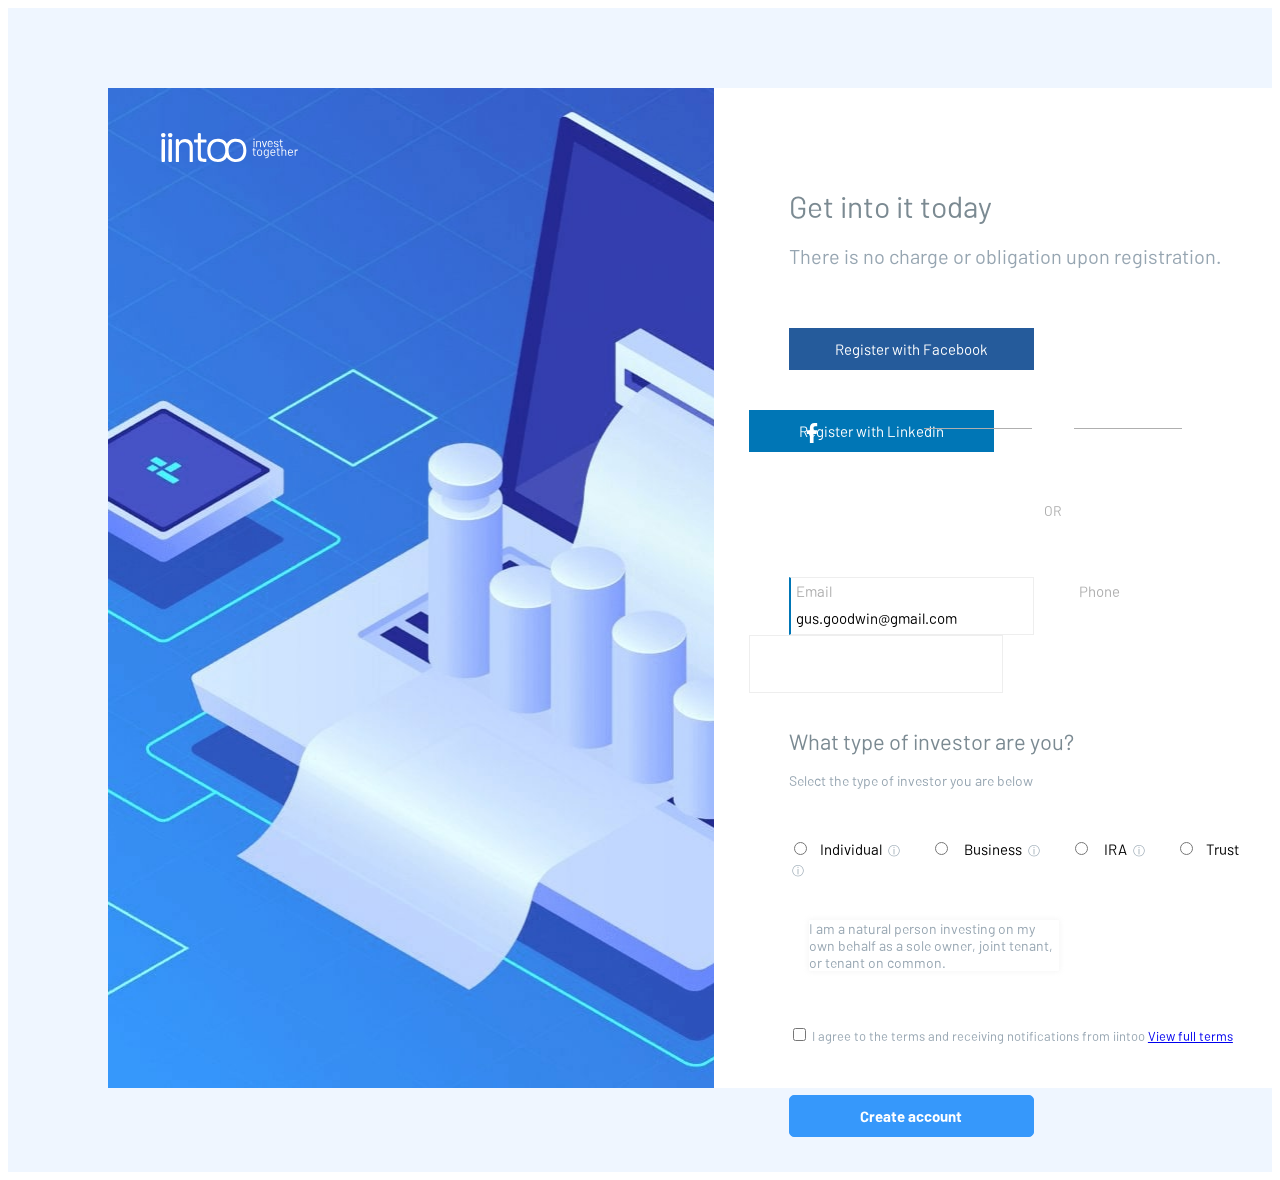
<file: web-core-4.7/index.html>
<!DOCTYPE html>
<html lang="en">
<head>
    <meta charset="UTF-8">
    <meta name="viewport" content="width=device-width, initial-scale=1.0">
    <link rel="stylesheet" href="/web-core-4.7/style.css">
    <title>Homework Landing Page</title>
</head>
<body>
    <main>
        <div class="two-columns"> 
            
            <div class="left-column">
                <img class="main-pic" src="/web-core-4.7/image/bg.jpg" alt="pc graphics, graphics, notebook">
                <img class="logo" src="/web-core-4.7/image/logo (2).svg" alt="logo">
            </div>

            <div class="right-column">
                <h1>Get into it today</h1>
                <p>There is no charge or obligation upon registration.</p>

                <div class="registration">
                    <button class="facebook-button">Register with Facebook</button>
                    <button class="linkedin-button">Register with Linkedin</button>
                    <p class="OR">OR</p>
                    <span class="box-left"></span>
                    <span class="box-right"></span>
                </div>

                <div class="input-pic">
                    <img class="facebook-img" src="/web-core-4.7/image/facebook (1).svg" alt="facebook">
                    <img class="linkedin-img" src="/web-core-4.7/image/linkedin (1).svg" alt="linkedin">
                </div>

                <form action="https://chat.deepseek.com/" method="get">
                    <div class="enter-form">
                        <label class="email" for="email">Email</label>
                        <input class="email-input" type="email" id="email" name="email" placeholder="gus.goodwin@gmail.com" required>
                        <label class="phone" for="phone">Phone</label>
                        <input class="phone-input" type="tel" name="phone" id="tel" required>
                    </div>   

                    <div class="Main-text">
                        <h2>What type of investor are you?</h2>
                        <p>Select the type of investor you are below</p>
                    </div>

                    <div class="radio-button">
                        <label>
                            <input type="radio" id="Individual" name="options" value="Individual" required>Individual
                            <span class="info-icon">ⓘ</span>
                        </label>
                        <label>
                            <input type="radio" id="Business" name="options" value="Business" required> Business
                            <span class="info-icon">ⓘ</span>
                        </label>
                        <label>
                            <input type="radio" id="IRA" name="options" value="IRA" required> IRA
                            <span class="info-icon">ⓘ</span>
                        </label>
                        <label>
                            <input type="radio" id="Trust" name="options" value="Trust" required>Trust
                            <span class="info-icon">ⓘ</span>
                        </label>
                    </div>

                    <div>
                        <p class="radio-info">I am a natural person investing on my own behalf as a sole owner, joint tenant, or tenant on common.</p>
                    </div>

                    <label class="checkbox">
                        <input type="checkbox" id="checkbox" name="terms-agreed" value="trust" required> 
                        I agree to the terms and receiving notifications from iintoo 
                        <a href="https://medium.com/@TermsFeed/12-ways-to-show-your-terms-to-users-156ad6c8416e">View full terms</a>
                    </label>
                    
                    <div class="form">
                        <button class="Create-Account" type="submit">Create account</button>
                    </div>
                </form>
            </div>
        </div>
</body>
</html>
</file>
<file: web-core-4.7/style.css>
@font-face {
    font-family: "Barlow";
    src: url('fonts/Barlow-Regular.otf') format('opentype');
    font-weight: normal;
    font-style: normal;
}

@font-face {
    font-family: "Barlow";
    src: url('fonts/Barlow-Bold.otf') format('opentype');
    font-weight: bold;
    font-style: normal;
}

main {
    display: flex;
    background-color: #EFF6FF;
}

.two-columns {
    display: flex;
    max-width: 1600px;
    width: 100%;
    margin: 0 auto;
}


.left-column {
    position: relative;
    overflow: hidden;
    margin-bottom: 80px;
}

.right-column {
    width: 680px;
    height: 1000px;
    margin-top: 80px;
    margin-bottom: 80px;
    background-color: #ffffff;
}

.main-pic {
    margin-top: 80px;
    margin-left: 100px;
    width: 760px;
    height: 1000px;
}

.logo {
    position: absolute;
    width: 137px;
    top: 125px;
    left: 153px;
    height: auto;
}

.facebook-img {
    display: inline-block;
    position: relative;
    width: 20px;
    height: auto;
    bottom: 110px;
    margin-left: 88px;
}

.linkedin-img {
    display: inline-block;
    position: relative;
    width: 20px;
    height: auto;
    bottom: 110px;
    margin-left: 265px;
}

h1 {
    margin-top: 100px;
    margin-left: 75px;
    font-size: 30px;
    font-family: "Barlow";
    letter-spacing: -1.5;
    font-weight: normal;
    color: #7B8A92;
}

p {
    margin-left: 75px;
    font-family: "Barlow";
    font-size: 20px;
    font-style: normal;
    color: #96A5B1;
}

.facebook-button {
    width: 245px;
    height: 42px;
    margin-top: 40px;
    margin-left: 75px;
    border: none;
    border-radius: 0px;    
    cursor: pointer;
    transition: 0.3s;
    font-family: "Barlow";
    font-size: 15px;
    font-style: normal;
    color: #ffffff;
    background-color: #255b9b;
}

.linkedin-button {
    width: 245px;
    height: 42px;
    margin-top: 40px;
    margin-left: 35px;
    border: none;
    border-radius: 0px;     
    cursor: pointer;
    transition: 0.3s;
    font-family: "Barlow";
    font-size: 15px;
    font-style: normal;
    color: #ffffff;
    background-color: #0076b6;
}

.OR {
    margin-top: 50px;
    margin-left: 330px;
    font-family: "Barlow";
    font-size: 14px;
    color: #AFAFAF;
}

.registration {
    position: relative;
}

.box-left {
    position: absolute;
    width: 108px;
    height: 1px;
    top: 140px;
    margin-left: 210px;
    background-color: #AFAFAF;
}
.box-right {
    position: absolute;
    width: 108px;
    height: 1px;
    top: 140px;
    margin-left: 360px;
    background-color: #AFAFAF;
}

.enter-form {
    position: relative;

}

.email-input {
    position: relative;
    width: 235px;
    height: 30px;
    top: 20px;
    margin-left: 75px;
    padding-top: 25px;
    padding-left: 5px;
    border-top: 1px solid;
    border-bottom: 1px solid;
    border-right: 1px solid;
    border-color: #EEEEEE ;
    border-left: 2px solid #0076b6;
    background-color: transparent;
    font-family: "Barlow";
    font-size: 15px;
    font-style: normal;
}

.email {
    position: absolute;
    margin-top: 25px;
    margin-left: 82px;
    font-family: "Barlow";
    font-size: 15px;
    font-style: normal;
    color: #AFAFAF;
}

.email-input::placeholder {
    font-family: "Barlow";
    font-size: 15px;
    font-style: normal;
    color: #000000;
}

.phone-input {
   position: relative;
    width: 245px;
    height: 30px;
    top: 20px;
    margin-left: 35px;
    padding-top: 25px;
    padding-left: 5px;
    border-top: 1px solid;
    border-bottom: 1px solid;
    border-left: 1px solid;
    border-right: 1px solid;
    border-color: #EEEEEE ;
    background-color: transparent;
    font-family: "Barlow";
    font-size: 15px;
    font-style: normal;
}

.phone {
    position: absolute;
    margin-top: 25px;
    margin-left: 45px;
    font-family: "Barlow";
    font-size: 15px;
    font-style: normal;
    color: #AFAFAF;
}

.Main-text h2 {
    position: relative;
    margin-top: 55px;
    margin-left: 75px;
    font-family: "Barlow";
    font-size: 22px;
    font-weight: normal;
    color: #7B8A92;
}

.Main-text p {
    position: relative;
    font-family: "Barlow";
    font-size: 14px;
    font-style: normal;
    color: #96A5B1;
}

.radio-button {
    position: relative;
    margin-top: 50px;
    margin-left: 75px;
}

.radio-button label {
    cursor: pointer;
    margin-right: 30px;
    font-family: "Barlow";
    font-style: normal;
    font-size: 15px;
}

.radio-button input[type="radio"] {
    margin-right: 13px;
}

.radio-button span {
    position: relative;
    left: 3px;
    font-size: 12px;
    color: #96A5B1;
}

.radio-info {
    position: relative;
    width: 250px;
    margin-top: 40px;
    margin-left: 95px;
    border-radius: 1px;
    box-shadow: 0px 0px 5px 1px rgba(209, 209, 209, 0.2);
    font-family: "Barlow";
    font-size: 14px;
    font-style: normal;
    color: #96A5B1;
}

.checkbox {
    position: absolute;
    margin-top: 40px;
    margin-left: 75px;
    font-family: "Barlow";
    font-size: 13px;
    font-style: normal;
    color: #96A5B1;
}

.Create-Account {
    position: relative;
    width: 245px;
    height: 42px;
    margin-top: 110px;
    margin-left: 75px;
    border-radius: 5px;
    border: 1px solid #3698FB;
    background-color: #3698FB;
    font-family: "Barlow";
    font-weight: 600;
    font-size: 15px;
    color: #ffffff;
}
</file>
